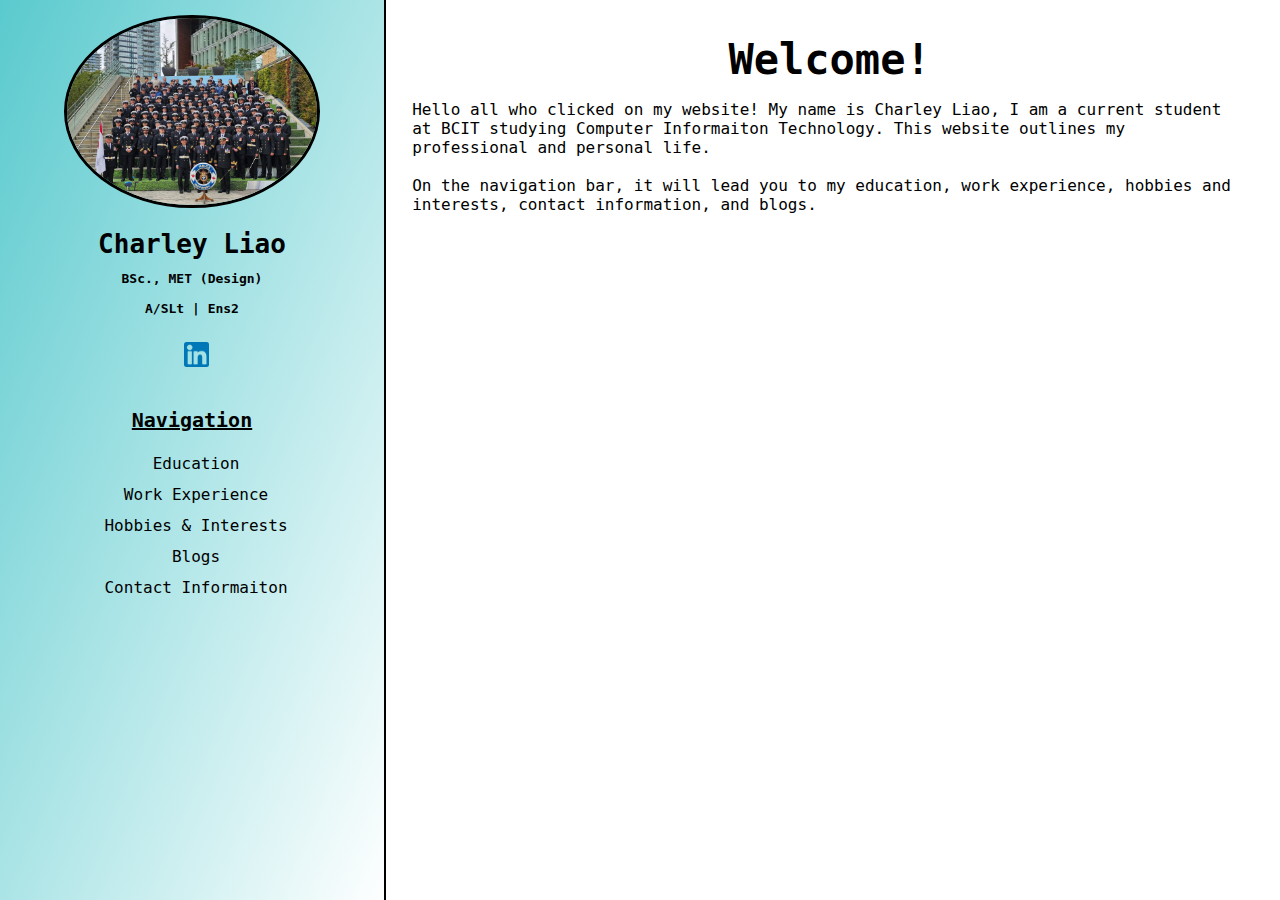
<file: index.html>
<!DOCTYPE html>

<head>
    <meta name="Viewport" content="width=device-width, initial-scale=1">
    <meta name="Charley's professional profile" content="Demonstrates Charley's Professional Profile and Social Media.">
    <title>Profile - Charley Liao</title>
    <link rel="stylesheet"
        href="style_Charley_Liao.css">
</head>

<body>

    <div class="sidenav">
        <img class="profile"
            src="Charley_Liao_imgs/Hobbies_Interests/Freedom_of_City_Surrey_2023.jpg"
            alt="Profile Picture" width=65%>
        <h1 style="font-size:xx-large;">Charley Liao<br>
            <span style="font-size:medium;">BSc., MET (Design)<br>A/SLt | Ens2</span>
        </h1>
        <div>
            <a href="https://www.linkedin.com/in/c24liao/">
                <img src="Charley_Liao_imgs/Linkedin_Logo.jpeg"
                    alt="Linkedin_Logo" width="25px">
            </a>
        </div>
        <br>
        <h2 id="tophead"><u><b>Navigation</b></u></h2>
        <a href="index/education.html">
            <div class="link">Education</div>
        </a>
        <a href="index/work_experience.html">
            <div class="link">Work Experience</div>
        </a>
        <a href="index/hobbies.html">
            <div class="link">Hobbies & Interests</div>
        </a>
        <a href="index/blogs_index.html">
            <div class="link">Blogs</div>
        </a>
        <a href="index/contact.html">
            <div class="link">Contact Informaiton</div>
        </a>
        <br><br>
    </div>


    <div class="main">
        <h2 style="margin-bottom:5px; text-align: center;">Welcome!</h2>
        <p style="font-size:large">
            Hello all who clicked on my website! My name is Charley Liao, I am a current student at BCIT studying
            Computer Informaiton Technology. This website outlines my professional and personal life.<br>
            <br>
            On the navigation bar, it will lead you to my education, work experience, hobbies and interests, contact
            information, and blogs.
        </p>
    </div>

</body>

</html>
</file>
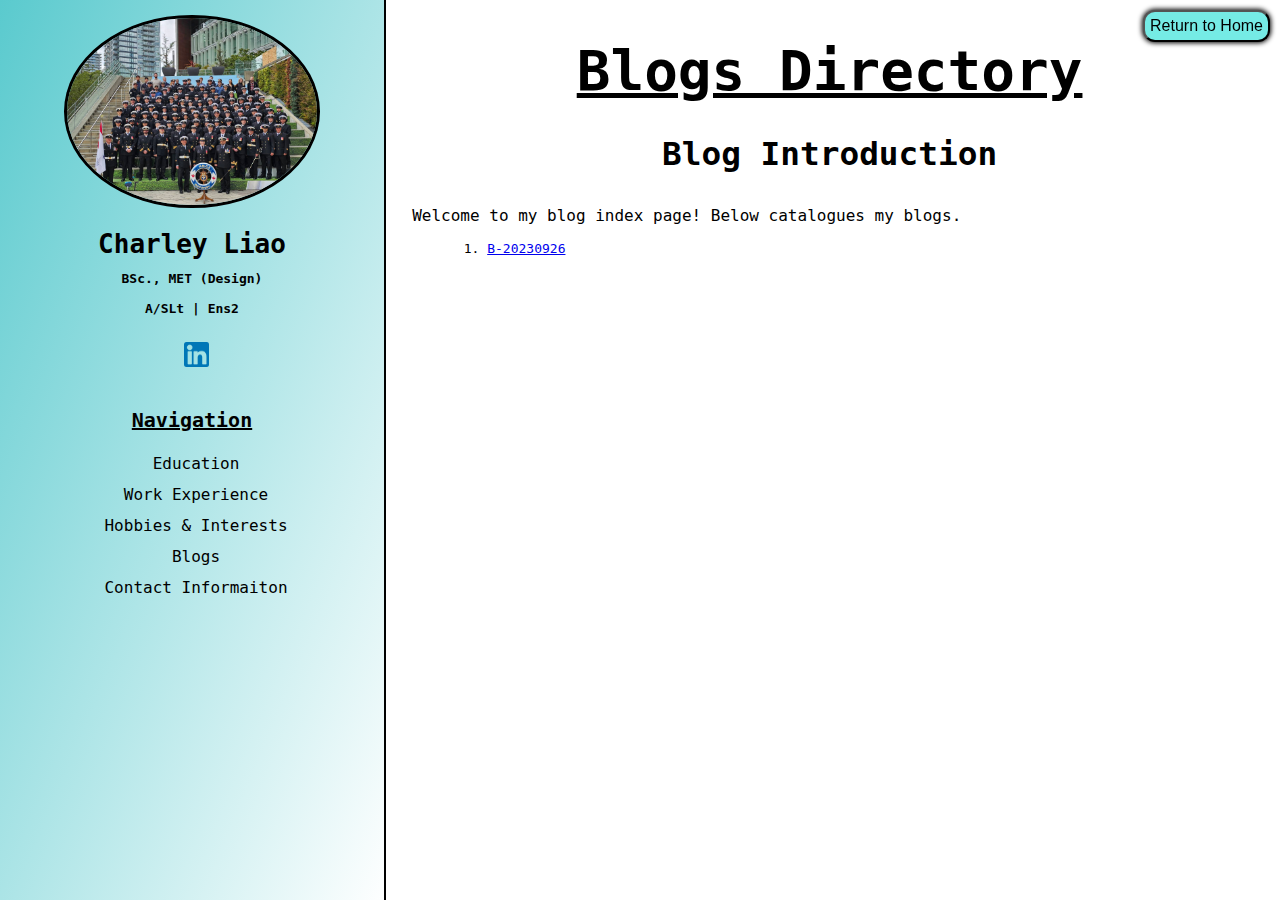
<file: index/blogs_index.html>
<!DOCTYPE html>

<head>
    <meta name="Viewport" content="width=device-width, initial-scale=1">
    <meta name="Charley's professional profile" content="Demonstrates Charley's Professional Profile and Social Media.">
    <title>Profile - Charley Liao</title>
    <link rel="stylesheet"
        href="../style_Charley_Liao.css">
</head>

<body>

    <div class="sidenav">
        <img class="profile"
            src="../Charley_Liao_imgs/Hobbies_Interests/Freedom_of_City_Surrey_2023.jpg"
            alt="Profile Picture" width=65%>
        <h1 style="font-size:xx-large;">Charley Liao<br>
            <span style="font-size:medium;">BSc., MET (Design)<br> A/SLt | Ens2</span>
        </h1>
        <div>
            <a href="https://www.linkedin.com/in/c24liao/">
                <img src="../Charley_Liao_imgs/Linkedin_Logo.jpeg"
                    alt="Linkedin_Logo" width="25px">
            </a>
        </div>
        <br>
        <h2 id="tophead"><u><b>Navigation</b></u></h2>
        <a href="education.html">
            <div class="link">Education</div>
        </a>
        <a href="work_experience.html">
            <div class="link">Work Experience</div>
        </a>
        <a href="hobbies.html">
            <div class="link">Hobbies & Interests</div>
        </a>
        <a href="blogs_index.html">
            <div class="link">Blogs</div>
        </a>
        <a href="contact.html">
            <div class="link">Contact Informaiton</div>
        </a>
        <br>
        <div>
            <a href="../index.html"><button class="button">Return to Home</button><br></a>
        </div>

    </div>
    <div class="main">
        <h1 style="margin-bottom:5px;text-align: center;"><strong><u>Blogs Directory</u></strong></h1>
        <p id="subhead" style="text-align:left;">

        </p>

        <h3 style="text-align: center;">Blog Introduction</h3>

        <p id="subhead" style="text-align:left;">
            Welcome to my blog index page! Below catalogues my blogs.
        </p>

        <ol id="bodyinfo" style="text-align: left;">
            <li><a href="blogs/B-20230926/blog_AniRevo_2023.html">B-20230926</a></li>
        </ol>

    </div>

</body>

</html>
</file>
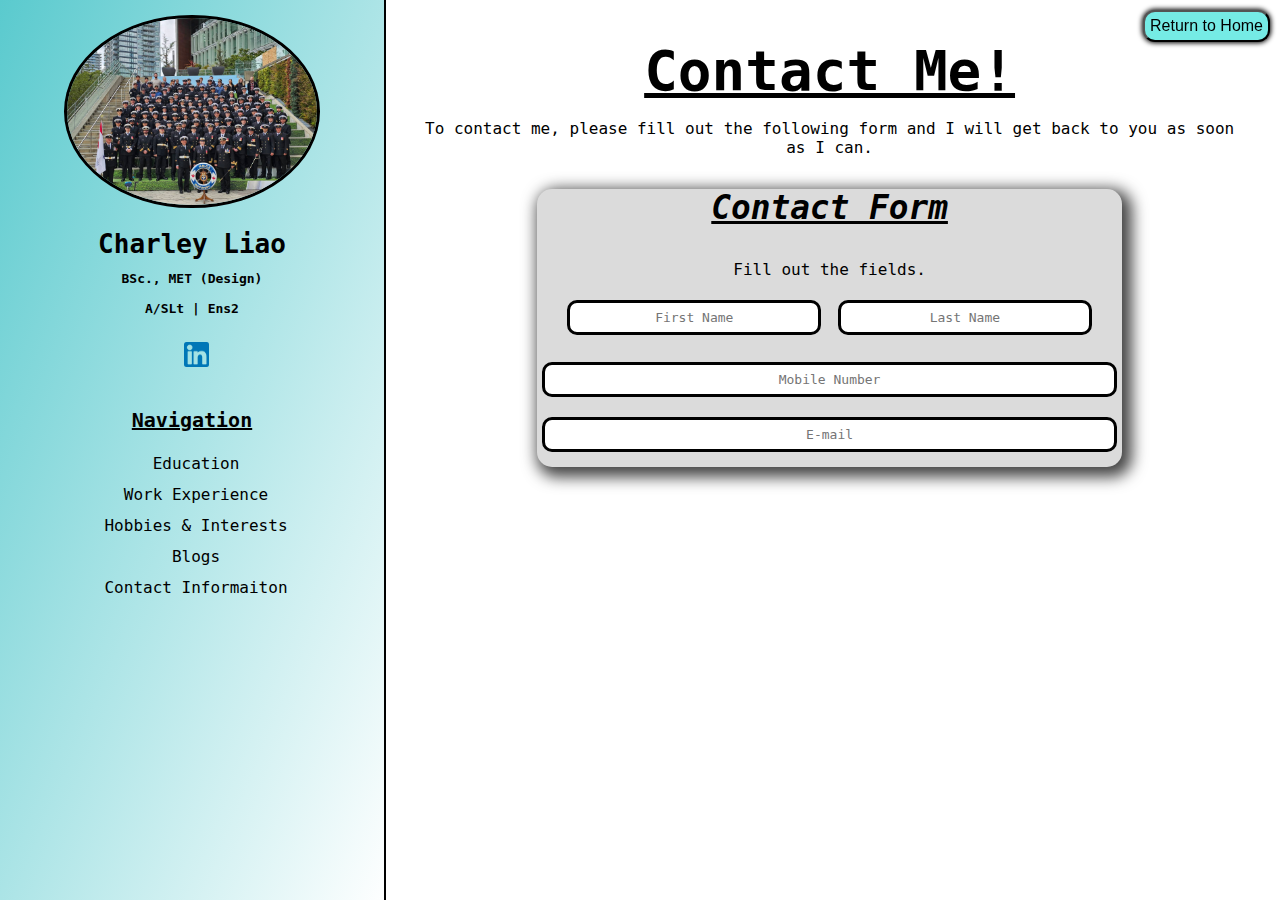
<file: index/contact.html>
<!DOCTYPE html>

<head>
    <meta name="Viewport" content="width=device-width, initial-scale=1">
    <meta name="Charley's professional profile" content="Demonstrates Charley's Professional Profile and Social Media.">
    <title>Profile - Charley Liao</title>
    <link rel="stylesheet"
        href="../style_Charley_Liao.css">
</head>

<body>

    <div class="sidenav">
        <img class="profile"
            src="../Charley_Liao_imgs/Hobbies_Interests/Freedom_of_City_Surrey_2023.jpg"
            alt="Profile Picture" width=65%>
        <h1 style="font-size:xx-large;">Charley Liao<br>
            <span style="font-size:medium;">BSc., MET (Design)<br> A/SLt | Ens2</span>
        </h1>
        <div>
            <a href="https://www.linkedin.com/in/c24liao/">
                <img src="../Charley_Liao_imgs/Linkedin_Logo.jpeg"
                    alt="Linkedin_Logo" width="25px">
            </a>
        </div>
        <br>
        <h2 id="tophead"><u><b>Navigation</b></u></h2>
        <a href="education.html">
            <div class="link">Education</div>
        </a>
        <a href="work_experience.html">
            <div class="link">Work Experience</div>
        </a>
        <a href="hobbies.html">
            <div class="link">Hobbies & Interests</div>
        </a>
        <a href="blogs_index.html">
            <div class="link">Blogs</div>
        </a>
        <a href="contact.html">
            <div class="link">Contact Informaiton</div>
        </a>
        <br>
        <div>
            <a href="../index.html"><button class="button">Return to Home</button><br></a>
        </div>

    </div>
    <div class="main">
        <h1 style="margin-bottom:5px;text-align: center;"><strong><u>Contact Me!</u></strong></h1>
        <p id="subhead" style="text-align:center;">
            To contact me, please fill out the following form and I will get back to you as soon as I can.
        </p>
        <div id="contactform">
            <h3 style="text-align: center;"><u><i>Contact Form</i></u></h3>
            <p style="font-size:large; text-align:center">Fill out the fields.<br></p>
            <form>
                <input type="text" id="firstname" placeholder="First Name" required>
                <input type="text" id="lastname" placeholder="Last Name" required>
                <br>
                <input type="tel" id="mobilenumber" placeholder="Mobile Number" required><br>
                <input type="email" id="email" placeholder="E-mail" required>
            </form>
        </div>



    </div>

</body>

</html>
</file>
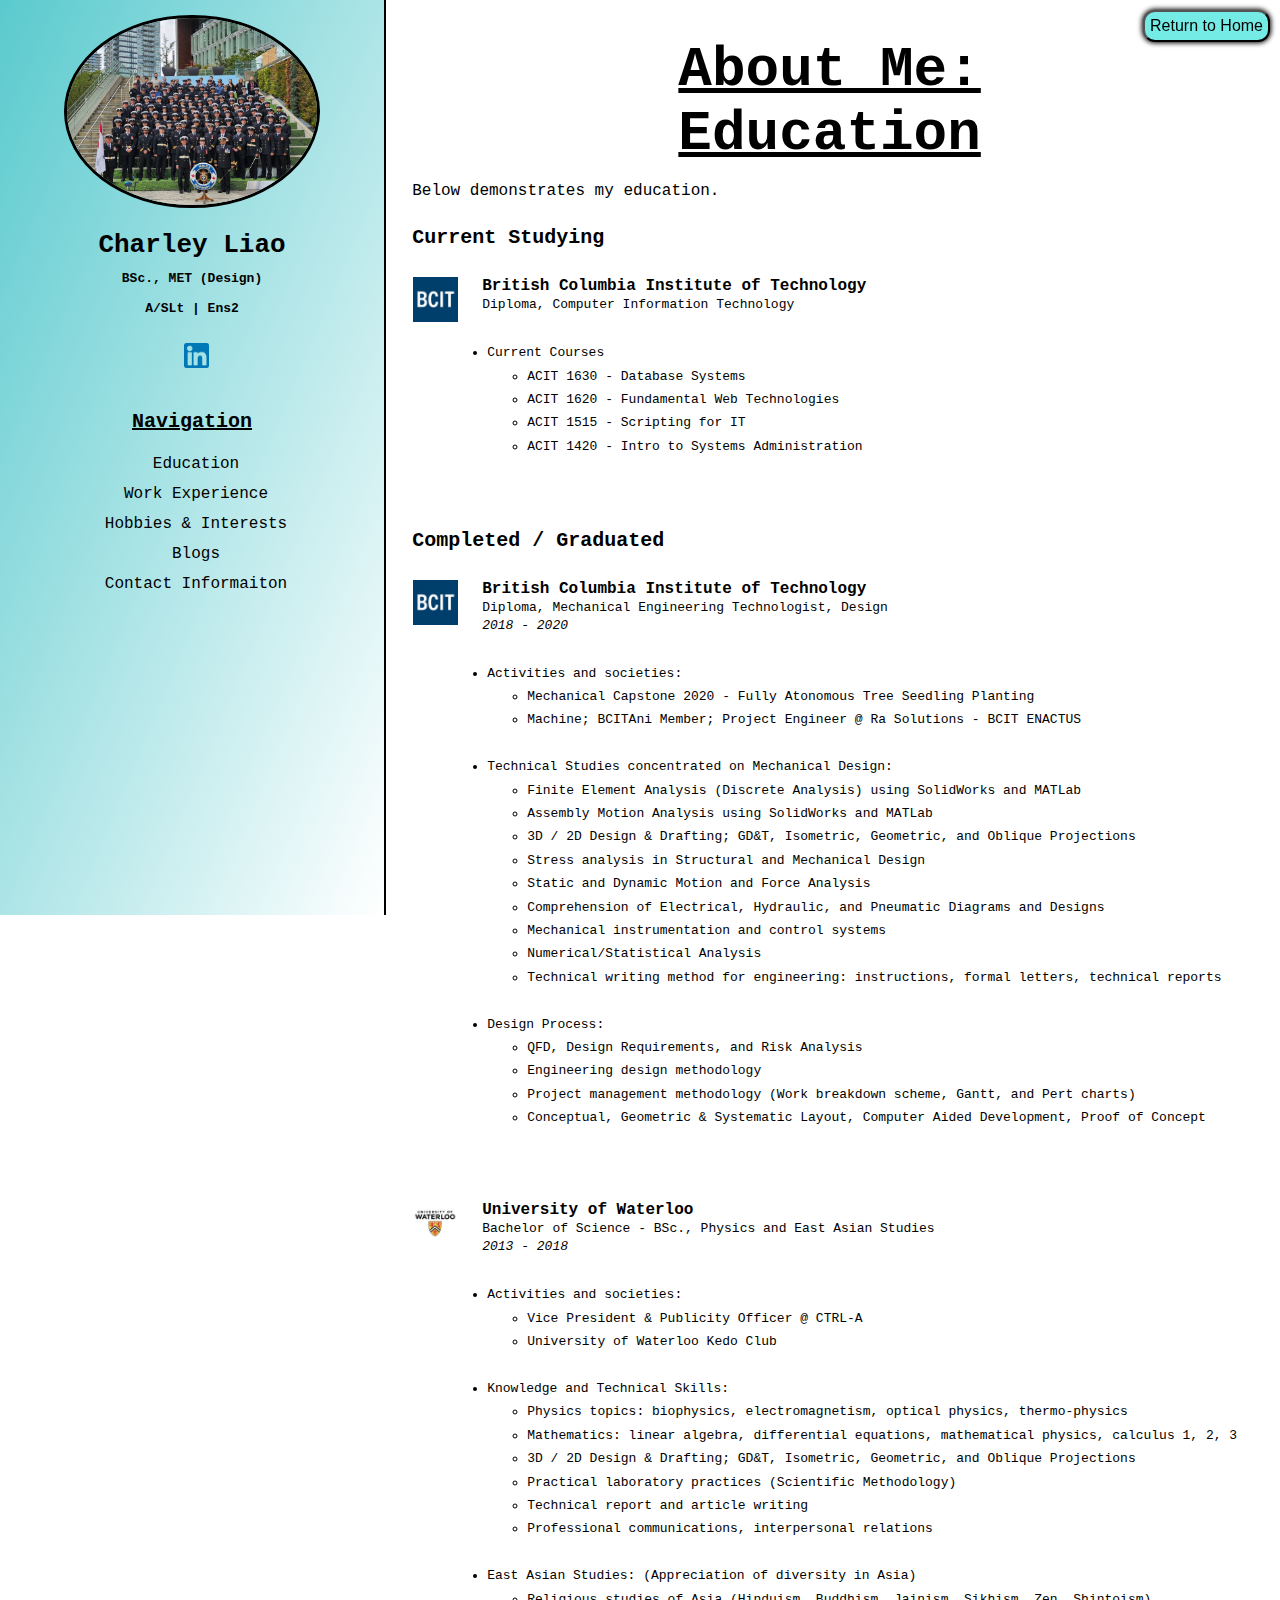
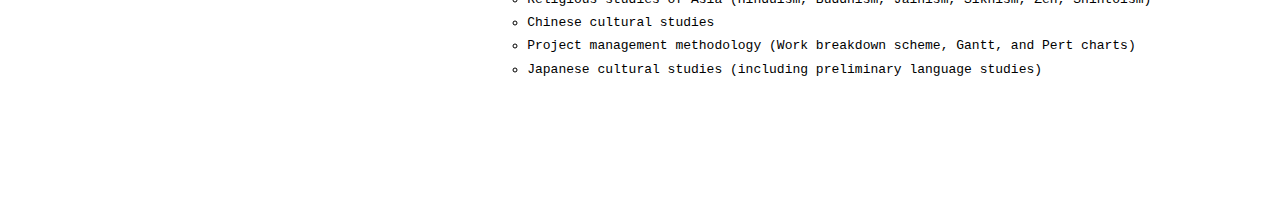
<file: index/education.html>
<!DOCTYPE html>

<head>
    <meta name="Viewport" content="width=device-width, initial-scale=1">
    <meta name="Charley's professional profile" content="Demonstrates Charley's Professional Profile and Social Media.">
    <title>Profile - Charley Liao</title>
    <link rel="stylesheet"
        href="../style_Charley_Liao.css">
</head>

<body>

    <div class="sidenav">
        <img class="profile"
            src="../Charley_Liao_imgs/Hobbies_Interests/Freedom_of_City_Surrey_2023.jpg"
            alt="Profile Picture" width=65%>
        <h1 style="font-size:xx-large;">Charley Liao<br>
            <span style="font-size:medium;">BSc., MET (Design)<br> A/SLt | Ens2</span>
        </h1>
        <div>
            <a href="https://www.linkedin.com/in/c24liao/">
                <img src="../Charley_Liao_imgs/Linkedin_Logo.jpeg"
                    alt="Linkedin_Logo" width="25px">
            </a>
        </div>
        <br>
        <h2 id="tophead"><u><b>Navigation</b></u></h2>
        <a href="education.html">
            <div class="link">Education</div>
        </a>
        <a href="work_experience.html">
            <div class="link">Work Experience</div>
        </a>
        <a href="hobbies.html">
            <div class="link">Hobbies & Interests</div>
        </a>
        <a href="blogs_index.html">
            <div class="link">Blogs</div>
        </a>
        <a href="contact.html">
            <div class="link">Contact Informaiton</div>
        </a>
        <br>
        <div>
            <a href="../index.html"><button
                    class="button">Return to Home</button></a>
        </div>
    </div>
    <div class="main">
        <h1 style="margin-bottom:5px;text-align: center;"><strong><u>About Me:<br>Education</u></strong></h1>
        <p id="subhead" style="text-align:left;">
            Below demonstrates my education.
        </p>

        <h4 id="tophead">Current Studying</h4>

        <p>
        <aside>
            <img src="../Charley_Liao_imgs/BCIT.jpeg"
                alt="BCIT Logo" width="45px" height="45px"><br><br>
        </aside>
        <div id="subsubhead"><b>British Columbia Institute of Technology</b><br>
            <span id="edinfo">Diploma, Computer Information Technology</span>
        </div>
        </p>
        <div id="bodyinfo">
            <ul style="list-style:disc;line-height:1.8;">
                <li>Current Courses</li>
                <ul>
                    <li>ACIT 1630 - Database Systems</li>
                    <li>ACIT 1620 - Fundamental Web Technologies</li>
                    <li>ACIT 1515 - Scripting for IT</li>
                    <li>ACIT 1420 - Intro to Systems Administration</li>
                </ul>
            </ul>
        </div>
        <br>

        <h4 id="tophead">Completed / Graduated</h4>

        <p>
        <aside>
            <img src="../Charley_Liao_imgs/BCIT.jpeg"
                alt="BCIT Logo" width="45px" height="45px"><br>
        </aside>
        <div id="subsubhead"><b>British Columbia Institute of Technology</b><br>
            <span id="edinfo">Diploma, Mechanical Engineering Technologist, Design<br><i>2018 - 2020</i></span>
        </div>
        </p>
        <div id="bodyinfo">
            <ul style="list-style:disc; line-height:1.8;">
                <li>Activities and societies:</li>
                <ul>
                    <li>Mechanical Capstone 2020 - Fully Atonomous Tree Seedling Planting</li>
                    <li>Machine; BCITAni Member; Project Engineer @ Ra Solutions - BCIT ENACTUS</li>
                </ul>
                <br>
                <li>Technical Studies concentrated on Mechanical Design:</li>
                <ul>
                    <li>Finite Element Analysis (Discrete Analysis) using SolidWorks and MATLab</li>
                    <li>Assembly Motion Analysis using SolidWorks and MATLab</li>
                    <li>3D / 2D Design & Drafting; GD&T, Isometric, Geometric, and Oblique Projections</li>
                    <li>Stress analysis in Structural and Mechanical Design</li>
                    <li>Static and Dynamic Motion and Force Analysis</li>
                    <li>Comprehension of Electrical, Hydraulic, and Pneumatic Diagrams and Designs</li>
                    <li>Mechanical instrumentation and control systems</li>
                    <li>Numerical/Statistical Analysis</li>
                    <li>Technical writing method for engineering: instructions, formal letters, technical reports</li>
                </ul>
                <br>
                <li>Design Process:</li>
                <ul>
                    <li>QFD, Design Requirements, and Risk Analysis</li>
                    <li>Engineering design methodology</li>
                    <li>Project management methodology (Work breakdown scheme, Gantt, and Pert charts)</li>
                    <li>Conceptual, Geometric & Systematic Layout, Computer Aided Development, Proof of Concept</li>
                </ul>
            </ul>
        </div>
        <br>
        <p>
        <aside>
            <img src="../Charley_Liao_imgs/University of Waterloo.jpeg"
                alt="UW Logo" width="45px" height="45px">
        </aside>
        <div id="subsubhead"><b>University of Waterloo</b><br>
            <span id="edinfo">Bachelor of Science - BSc., Physics and East Asian Studies<br><i>2013 - 2018</i></span>
        </div>
        </p>
        <div id="bodyinfo">
            <ul style="list-style:disc; line-height:1.8;">
                <li>Activities and societies:</li>
                <ul>
                    <li>Vice President & Publicity Officer @ CTRL-A</li>
                    <li>University of Waterloo Kedo Club</li>
                </ul>
                <br>
                <li>Knowledge and Technical Skills:</li>
                <ul>
                    <li>Physics topics: biophysics, electromagnetism, optical physics, thermo-physics</li>
                    <li>Mathematics: linear algebra, differential equations, mathematical physics, calculus 1, 2, 3</li>
                    <li>3D / 2D Design & Drafting; GD&T, Isometric, Geometric, and Oblique Projections</li>
                    <li>Practical laboratory practices (Scientific Methodology)</li>
                    <li>Technical report and article writing</li>
                    <li>Professional communications, interpersonal relations</li>
                </ul>
                <br>
                <li>East Asian Studies: (Appreciation of diversity in Asia)</li>
                <ul>
                    <li>Religious studies of Asia (Hinduism, Buddhism, Jainism, Sikhism, Zen, Shintoism)</li>
                    <li>Chinese cultural studies</li>
                    <li>Project management methodology (Work breakdown scheme, Gantt, and Pert charts)</li>
                    <li>Japanese cultural studies (including preliminary language studies)</li>
                </ul>
            </ul>
        </div>
        <br><br>
        <p></p>
        <p></p>
    </div>

</body>

</html>
</file>
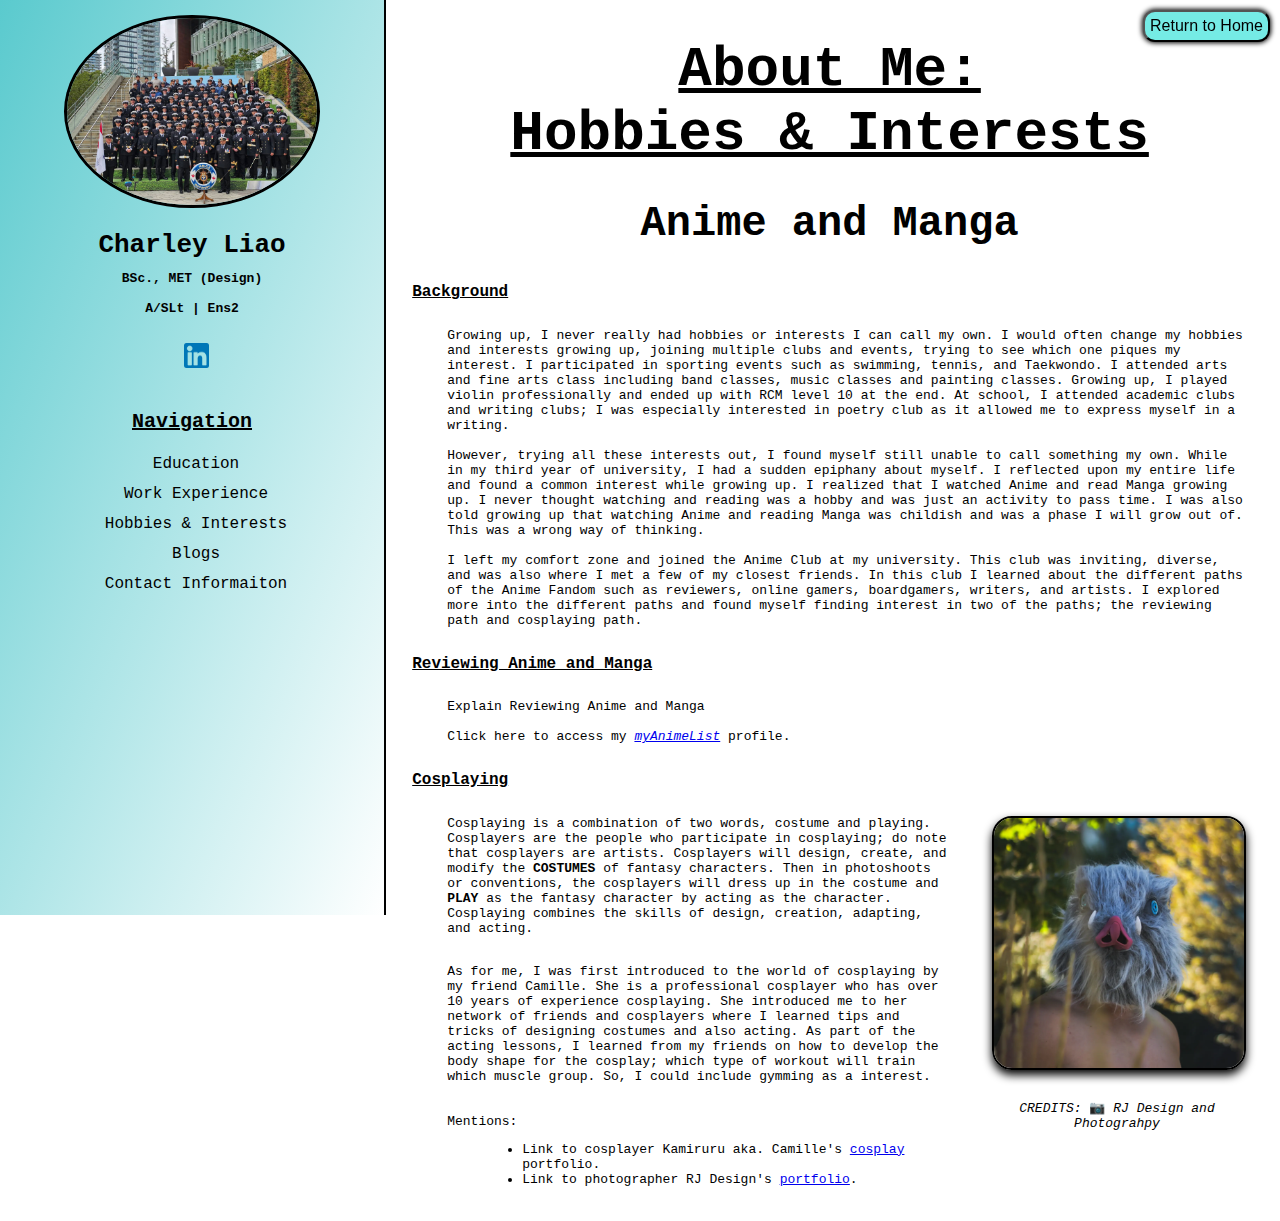
<file: index/hobbies.html>
<!DOCTYPE html>

<head>
    <meta name="Viewport" content="width=device-width, initial-scale=1">
    <meta name="Charley's professional profile" content="Demonstrates Charley's Professional Profile and Social Media.">
    <title>Profile - Charley Liao</title>
    <link rel="stylesheet"
        href="../style_Charley_Liao.css">
</head>

<body>

    <div class="sidenav">
        <img class="profile"
            src="../Charley_Liao_imgs/Hobbies_Interests/Freedom_of_City_Surrey_2023.jpg"
            alt="Profile Picture" width=65%>
        <h1 style="font-size:xx-large;">Charley Liao<br>
            <span style="font-size:medium;">BSc., MET (Design)<br> A/SLt | Ens2</span>
        </h1>
        <div>
            <a href="https://www.linkedin.com/in/c24liao/">
                <img src="../Charley_Liao_imgs/Linkedin_Logo.jpeg"
                    alt="Linkedin_Logo" width="25px">
            </a>
        </div>
        <br>
        <h2 id="tophead"><u><b>Navigation</b></u></h2>
        <a href="education.html">
            <div class="link">Education</div>
        </a>
        <a href="work_experience.html">
            <div class="link">Work Experience</div>
        </a>
        <a href="hobbies.html">
            <div class="link">Hobbies & Interests</div>
        </a>
        <a href="blogs_index.html">
            <div class="link">Blogs</div>
        </a>
        <a href="contact.html">
            <div class="link">Contact Informaiton</div>
        </a>
        <br>
        <div>
            <a href="../index.html"><button
                    class="button">Return to Home</button></a>
        </div>
    </div>
    <div class="main">
        <h1 style="margin-bottom:5px;text-align: center;"><strong><u>About Me:<br>Hobbies & Interests</u></strong></h1>
        <p id="subhead" style="text-align:left;">

        </p>

        <h2 style="text-align: center;">Anime and Manga</h2>

        <h5 id="subhead"><u>Background</u></h5>

        <p id="bodyinfo" style="text-align:left;">
            Growing up, I never really had hobbies or interests I can call my own. I would often change my hobbies and
            interests growing up, joining multiple clubs and events, trying to see which one piques my interest. I
            participated in sporting events such as swimming, tennis, and Taekwondo. I attended arts and fine arts class
            including band classes, music classes and painting classes. Growing up, I played violin professionally and
            ended up with RCM level 10 at the end. At school, I attended academic clubs and writing clubs; I was
            especially interested in poetry club as it allowed me to express myself in a writing. <br>
            <br>
            However, trying all these interests out, I found myself still unable to call something my own. While in my
            third year of university, I had a sudden epiphany about myself. I reflected upon my entire life and found a
            common interest while growing up. I realized that I watched Anime and read Manga growing up. I never thought
            watching and reading was a hobby and was just an activity to pass time. I was also told growing up that
            watching Anime and reading Manga was childish and was a phase I will grow out of. This was a wrong way of
            thinking. <br>
            <br>
            I left my comfort zone and joined the Anime Club at my university. This club was inviting, diverse, and was
            also where I met a few of my closest friends. In this club I learned about the different paths of the Anime
            Fandom such as reviewers, online gamers, boardgamers, writers, and artists. I explored more into the
            different paths and found myself finding interest in two of the paths; the reviewing path and cosplaying
            path.
        </p>

        <h5 id="subhead"><u>Reviewing Anime and Manga</u></h5>
        <p id="bodyinfo" style="text-align: left;">
            Explain Reviewing Anime and Manga<br>
            <br>

            Click here to access my <a href="https://myanimelist.net/profile/KnifeXLight"><i>myAnimeList</i></a>
            profile.
        </p>

        <h5 id="subhead"><u>Cosplaying</u></h5>

        <aside class="as2">
            <img class="cos"
                src="../Charley_Liao_imgs/Hobbies_Interests/Cosplay_1_Inosuke_HS.jpg"
                alt="Inosuke - Head Shot picture" width="250px"><br><br>
            <div style="text-align: center; margin-bottom:15px;">
                <i>CREDITS: </i>📷 <i>RJ Design and Photograhpy</i>
            </div>
        </aside>
        
        <p id="bodyinfo" style="text-align: left;">
            Cosplaying is a combination of two words, costume and playing. Cosplayers are the people who participate in
            cosplaying; do note that cosplayers are artists. Cosplayers will design, create, and modify the
            <b>COSTUMES</b> of fantasy characters. Then in photoshoots or conventions, the cosplayers will dress up in
            the costume and <b>PLAY</b> as the fantasy character by acting as the character. Cosplaying combines the
            skills of design, creation, adapting, and acting.<br>
            <br>
        </p>

        <p id="bodyinfo" style="text-align: left;">
            As for me, I was first introduced to the world of cosplaying by my friend Camille. She is a professional
            cosplayer who has over 10 years of experience cosplaying. She introduced me to her network of friends and
            cosplayers where I learned tips and tricks of designing costumes and also acting. As part of the acting
            lessons, I learned from my friends on how to develop the body shape for the cosplay; which type of workout
            will train which muscle group. So, I could include gymming as a interest.<br>
            <br>
            <br>
            Mentions:
        <div id="bodyinfo">
            <ul id="bodyinfo">
                <li>Link to cosplayer Kamiruru aka. Camille's <a
                        href="https://www.instagram.com/kamiiruru/?hl=en">cosplay</a> portfolio.</li>
                <li>Link to photographer RJ Design's <a
                        href="https://www.instagram.com/rjdesignphotography/">portfolio</a>.</li>
            </ul>
        </div>
        </p>

    </div>

</body>

</html>
</file>
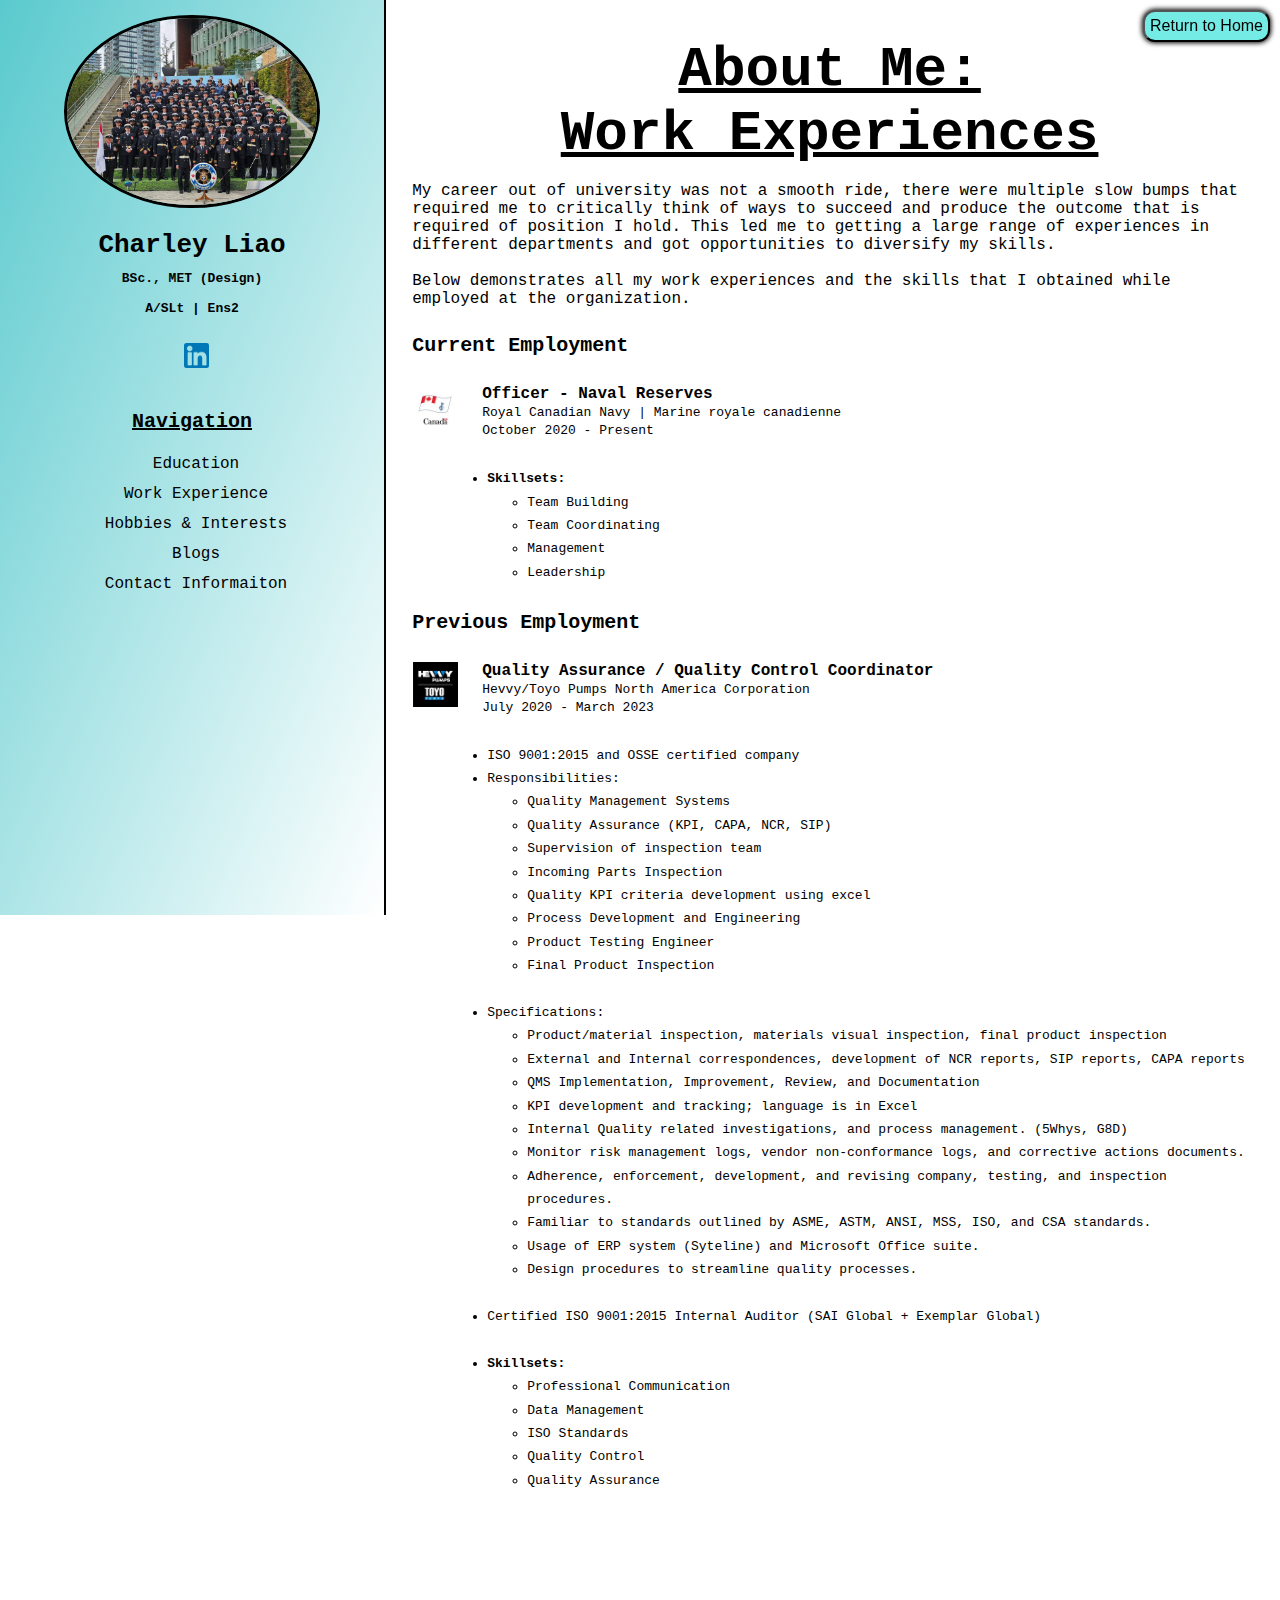
<file: index/work_experience.html>
<!DOCTYPE html>

<head>
    <meta name="Viewport" content="width=device-width, initial-scale=1">
    <meta name="Charley's professional profile" content="Demonstrates Charley's Professional Profile and Social Media.">
    <title>Profile - Charley Liao</title>
    <link rel="stylesheet"
        href="../style_Charley_Liao.css">
</head>

<body>

    <div class="sidenav">
        <img class="profile"
            src="../Charley_Liao_imgs/Hobbies_Interests/Freedom_of_City_Surrey_2023.jpg"
            alt="Profile Picture" width=65%>
        <h1 style="font-size:xx-large;">Charley Liao<br>
            <span style="font-size:medium;">BSc., MET (Design)<br> A/SLt | Ens2</span>
        </h1>
        <div>
            <a href="https://www.linkedin.com/in/c24liao/">
                <img src="../Charley_Liao_imgs/Linkedin_Logo.jpeg"
                    alt="Linkedin_Logo" width="25px">
            </a>
        </div>
        <br>
        <h2 id="tophead"><u><b>Navigation</b></u></h2>
        <a href="education.html">
            <div class="link">Education</div>
        </a>
        <a href="work_experience.html">
            <div class="link">Work Experience</div>
        </a>
        <a href="hobbies.html">
            <div class="link">Hobbies & Interests</div>
        </a>
        <a href="blogs_index.html">
            <div class="link">Blogs</div>
        </a>
        <a href="contact.html">
            <div class="link">Contact Informaiton</div>
        </a>
        <br>
        <div>
            <a href="../index.html"><button
                    class="button">Return to Home</button></a>
        </div>
    </div>
    <div class="main">
        <h1 style="margin-bottom:5px;text-align: center;"><strong><u>About Me:<br>Work Experiences</u></strong></h1>
        <p id="subhead" style="text-align:left;">
            My career out of university was not a smooth ride, there were multiple slow bumps that required me to
            critically think of ways to succeed and produce the outcome that is required of position I hold. This led me
            to getting a large range of experiences in different departments and got opportunities to diversify my
            skills.
            <br><br>
            Below demonstrates all my work experiences and the skills that I obtained while employed at the
            organization.
        </p>

        <h4 id="tophead">Current Employment</h4>

        <p>
        <aside>
            <img src="../Charley_Liao_imgs/RCN.jpeg"
                alt="RCN Logo" width="45px" height="45px"><br><br>
        </aside>
        <div id="subsubhead"><b>Officer - Naval Reserves</b><br>
            <span id="edinfo">Royal Canadian Navy | Marine royale canadienne<br>October 2020 - Present</span>
        </div>
        </p>
        <div id="bodyinfo">
            <ul style="list-style:disc;line-height:1.8;">
                <li><b>Skillsets:</b></li>
                <ul>
                    <li>Team Building</li>
                    <li>Team Coordinating</li>
                    <li>Management</li>
                    <li>Leadership</li>
                </ul>
            </ul>
        </div>
        <h4 id="tophead">Previous Employment</h4>

        <p>
        <aside>
            <img src="../Charley_Liao_imgs/HEVVY.jpeg"
                alt="HEVVY Logo" width="45px" height="45px"><br><br>
        </aside>
        <div id="subsubhead"><b>Quality Assurance / Quality Control Coordinator</b><br>
            <span id="edinfo">Hevvy/Toyo Pumps North America Corporation<br>July 2020 - March 2023</span>
        </div>
        </p>
        <div id="bodyinfo">
            <ul style="list-style:disc;line-height:1.8;">


                <li>ISO 9001:2015 and OSSE certified company</li>
                <li>Responsibilities:</li>
                <ul>
                    <li>Quality Management Systems</li>
                    <li>Quality Assurance (KPI, CAPA, NCR, SIP)</li>
                    <li>Supervision of inspection team</li>
                    <li>Incoming Parts Inspection</li>
                    <li>Quality KPI criteria development using excel</li>
                    <li>Process Development and Engineering</li>
                    <li>Product Testing Engineer</li>
                    <li>Final Product Inspection</li>
                </ul><br>
                <li>Specifications:</li>
                <ul>
                    <li>Product/material inspection, materials visual inspection, final product inspection</li>
                    <li>External and Internal correspondences, development of NCR reports, SIP reports, CAPA reports
                    </li>
                    <li>QMS Implementation, Improvement, Review, and Documentation</li>
                    <li>KPI development and tracking; language is in Excel</li>
                    <li>Internal Quality related investigations, and process management. (5Whys, G8D)</li>
                    <li>Monitor risk management logs, vendor non-conformance logs, and corrective actions documents.
                    </li>
                    <li>Adherence, enforcement, development, and revising company, testing, and inspection
                        procedures.</li>
                    <li>Familiar to standards outlined by ASME, ASTM, ANSI, MSS, ISO, and CSA standards.</li>
                    <li>Usage of ERP system (Syteline) and Microsoft Office suite.</li>
                    <li>Design procedures to streamline quality processes.</li>
                </ul><br>
                <li>Certified ISO 9001:2015 Internal Auditor (SAI Global + Exemplar Global)</li>
                <br>
                <li><b>Skillsets:</b></li>
                <ul>
                    <li>Professional Communication</li>
                    <li>Data Management</li>
                    <li>ISO Standards</li>
                    <li>Quality Control</li>
                    <li>Quality Assurance</li>
                </ul>

            </ul>
            </ul>
        </div>
        <br>


        <p></p>
        <p></p>
    </div>

</body>

</html>
</file>
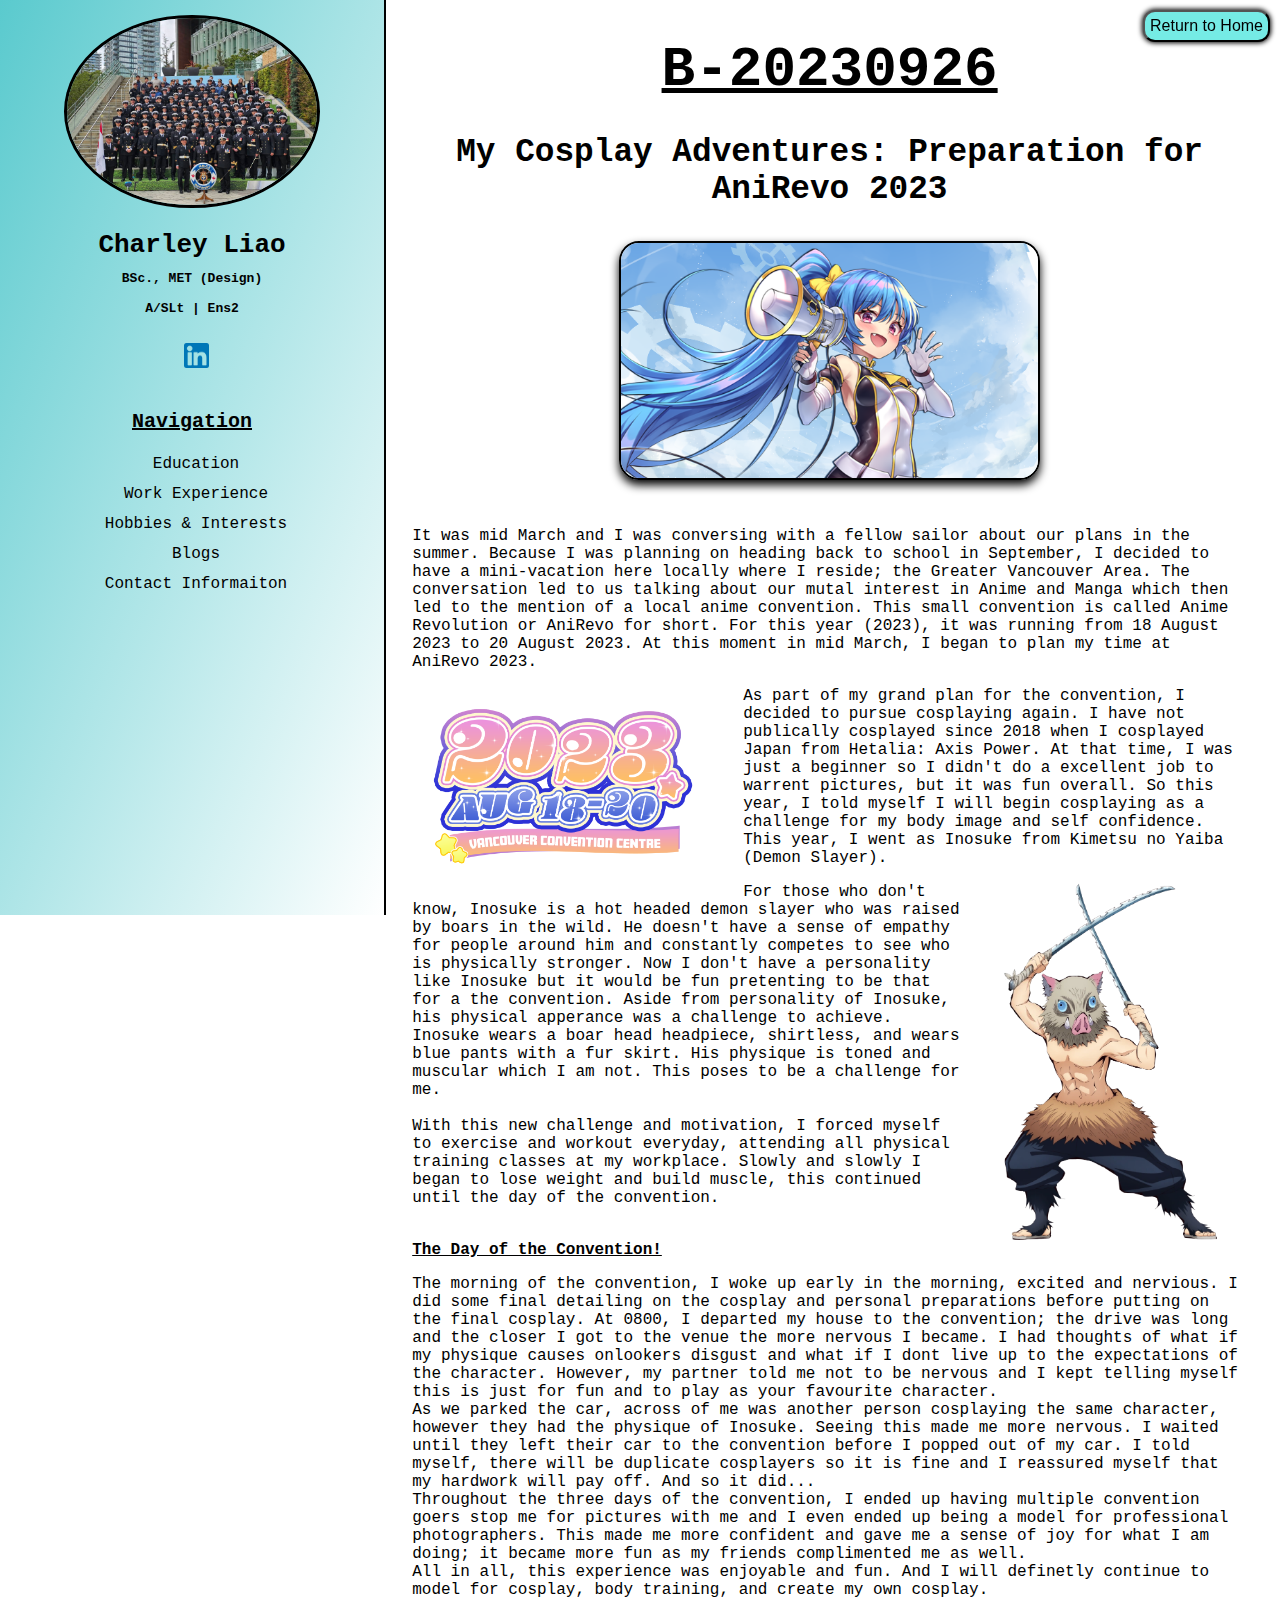
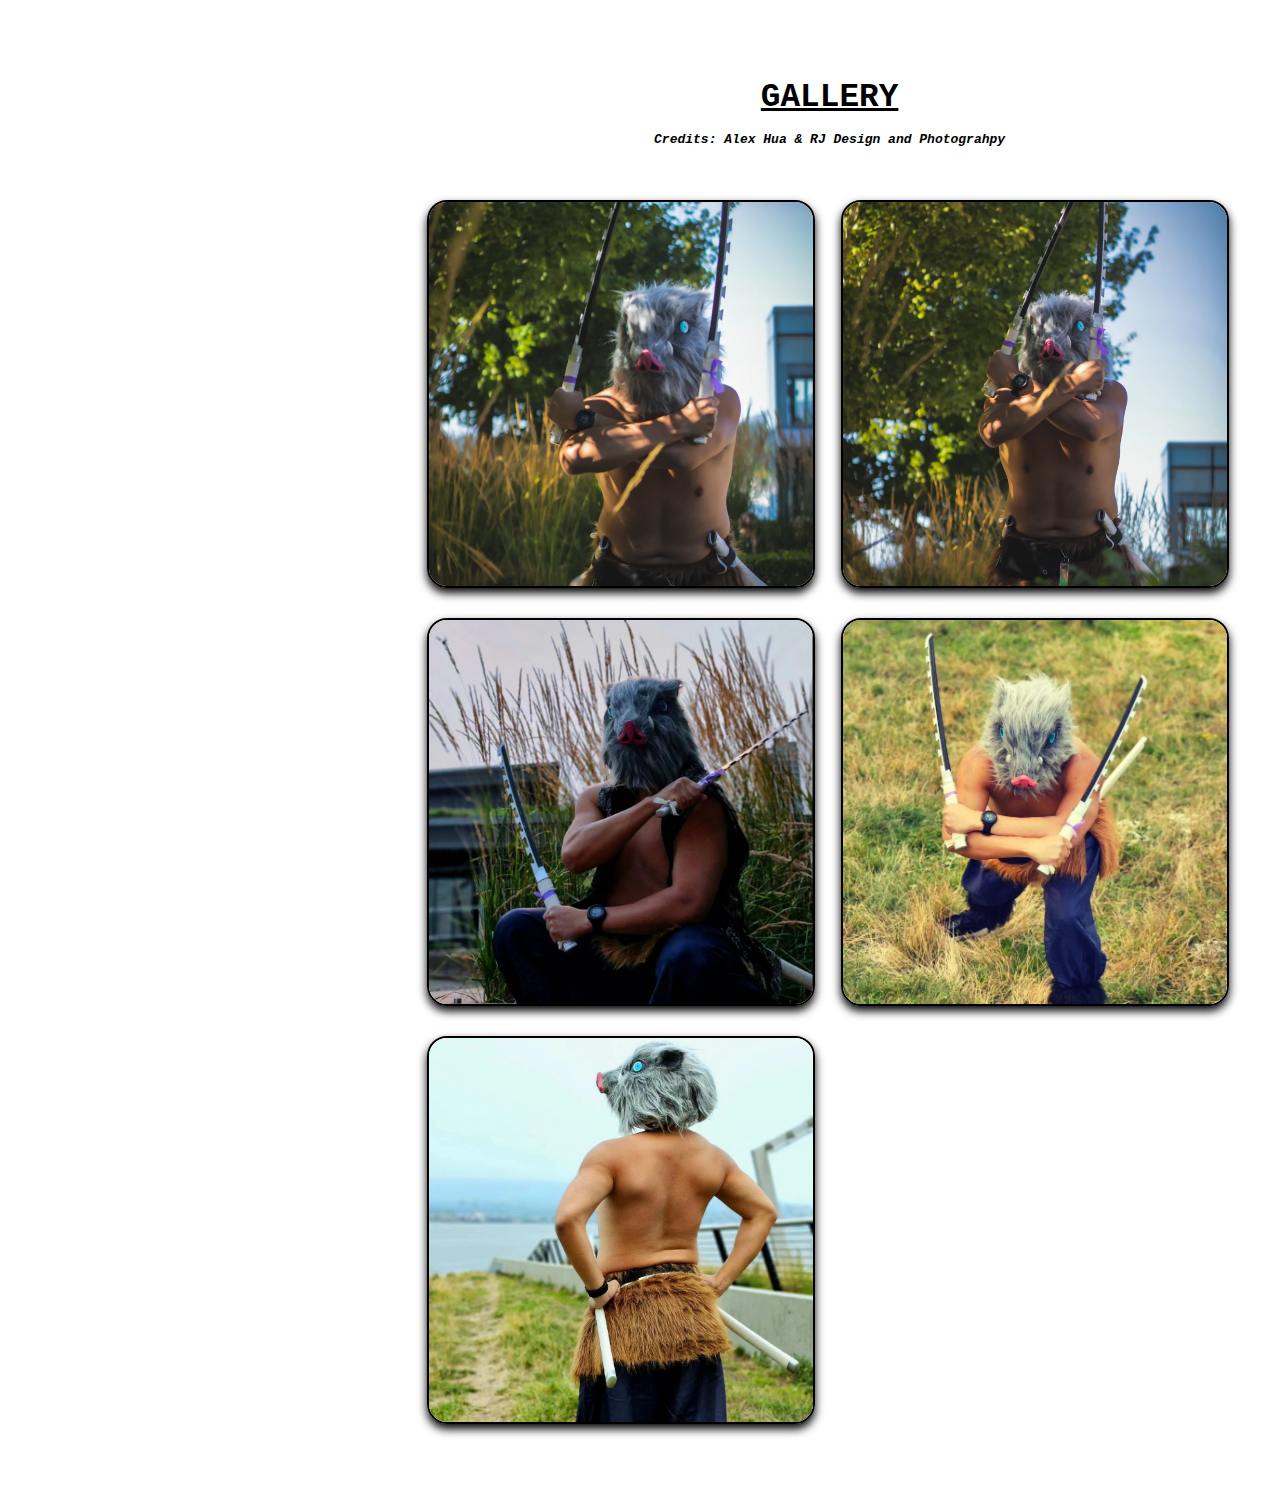
<file: index/blogs/B-20230926/blog_AniRevo_2023.html>
<!DOCTYPE html>

<head>
    <meta name="Viewport" content="width=device-width, initial-scale=1">
    <meta name="Charley's professional profile" content="Demonstrates Charley's Professional Profile and Social Media.">
    <title>Profile - Charley Liao</title>
    <link rel="stylesheet"
        href="../../../style_Charley_Liao.css">
</head>

<body>

    <div class="sidenav">
        <img class="profile"
            src="../../../Charley_Liao_imgs/Hobbies_Interests/Freedom_of_City_Surrey_2023.jpg"
            alt="Profile Picture" width=65%>
        <h1 style="font-size:xx-large;">Charley Liao<br>
            <span style="font-size:medium;">BSc., MET (Design)<br> A/SLt | Ens2</span>
        </h1>
        <div>
            <a href="https://www.linkedin.com/in/c24liao/">
                <img src="../../../Charley_Liao_imgs/Linkedin_Logo.jpeg"
                    alt="Linkedin_Logo" width="25px">
            </a>
        </div>
        <br>
        <h2 id="tophead"><u><b>Navigation</b></u></h2>
        <a href="../../education.html">
            <div class="link">Education</div>
        </a>
        <a href="../../work_experience.html">
            <div class="link">Work Experience</div>
        </a>
        <a href="../../hobbies.html">
            <div class="link">Hobbies & Interests</div>
        </a>
        <a href="../../blogs_index.html">
            <div class="link">Blogs</div>
        </a>
        <a href="../../contact.html">
            <div class="link">Contact Informaiton</div>
        </a>
        <br>
        <div>
            <a href="../../../index.html"><button class="button">Return to Home</button><br></a>
        </div>

    </div>
    <div class="main">
        <h1 style="margin-bottom:5px;text-align: center;"><strong><u>B-20230926</u></strong></h1>

        <h3 style="text-align: center;">My Cosplay Adventures: Preparation for AniRevo 2023</h3>

        <img src="Anime-Revolution_Mascot.jpeg"
            alt="AniRevo Mascot" width="500px" class="center cos"><br>

        <p style="font-size:large; text-align:left;">
            It was mid March and I was conversing with a fellow sailor about our plans in the summer. Because I was
            planning on heading back to school in September, I decided to have a mini-vacation here locally where I
            reside; the Greater Vancouver Area. The conversation led to us talking about our mutal interest in Anime and
            Manga which then led to the mention of a local anime convention. This small convention is called Anime
            Revolution or AniRevo for short. For this year (2023), it was running from 18 August 2023 to 20 August 2023.
            At this moment in mid March, I began to plan my time at AniRevo 2023. <br>
        </p>
        <aside style="padding-right:3%">
            <img src="Anirevo_logo_2023.png"
                alt="AniRevo 2023 Logo" width="300px">
        </aside>
        <p style="font-size:large;text-align: left;">
            As part of my grand plan for the convention, I decided to pursue cosplaying again. I have not publically
            cosplayed since 2018 when I cosplayed Japan from Hetalia: Axis Power. At that time, I was just a beginner so
            I didn't do a excellent job to warrent pictures, but it was fun overall. So this year, I told myself I will
            begin cosplaying as a challenge for my body image and self confidence. This year, I went as Inosuke from
            Kimetsu no Yaiba (Demon Slayer).<br>
        </p>
        <aside style="padding-right:3%;float:right">
            <img src="Inosuke_Profile.jpeg"
                alt="Inosuke" width="250px">
        </aside>
        <p style="font-size:large;text-align:left;">
            For those who don't know, Inosuke is a hot headed demon slayer who was raised by boars in the wild. He
            doesn't have a sense of empathy for people around him and constantly competes to see who is physically
            stronger. Now I don't have a personality like Inosuke but it would be fun pretenting to be that for a the
            convention. Aside from personality of Inosuke, his physical apperance was a challenge to achieve. Inosuke
            wears a boar head headpiece, shirtless, and wears blue pants with a fur skirt. His physique is toned and
            muscular which I am not. This poses to be a challenge for me.<br>
            <br>
            With this new challenge and motivation, I forced myself to exercise and workout everyday, attending all
            physical training classes at my workplace. Slowly and slowly I began to lose weight and build muscle, this
            continued until the day of the convention. <br>
            <br>
        </p>
        <p id="subhead" style="text-align:left"><b><u>The Day of the Convention!</u></b></p>
        <p style="font-size:large;text-align:left;">
            The morning of the convention, I woke up early in the morning, excited and nervious. I did some final
            detailing on the cosplay and personal preparations before putting on the final cosplay. At 0800, I departed
            my house to the convention; the drive was long and the closer I got to the venue the more nervous I became.
            I had thoughts of what if my physique causes onlookers disgust and what if I dont live up to the
            expectations of the character. However, my partner told me not to be nervous and I kept telling myself this
            is just for fun and to play as your favourite character.
            <br>
            As we parked the car, across of me was another person cosplaying the same character, however they had the
            physique of Inosuke. Seeing this made me more nervous. I waited until they left their car to the convention
            before I popped out of my car. I told myself, there will be duplicate cosplayers so it is fine and I
            reassured myself that my hardwork will pay off. And so it did...
            <br>
            Throughout the three days of the convention, I ended up having multiple convention goers stop me for
            pictures with me and I even ended up being a model for professional photographers. This made me more
            confident and gave me a sense of joy for what I am doing; it became more fun as my friends complimented me
            as well.
            <br>
            All in all, this experience was enjoyable and fun. And I will definetly continue to model for cosplay, body
            training, and create my own cosplay.
        </p>
        <br>
        <h3 style="text-align: center;"><b><u>GALLERY</u></b><br><span id="edinfo"><i>Credits: Alex Hua & RJ Design and Photograhpy</i></span></h3>
        <div class="gallery">
            <img class="cos" src="Cosplay_2_Inosuke_Upright.jpeg" alt="Inosuke_Upright">
        </div>
        <div class="gallery">
            <img class="cos" src="Cosplay_3_Inosuke_Bottom.jpeg" alt="Inosuke_Bottom_View">
        </div>
        <div class="gallery">
            <img class="cos" src="Cosplay_4_Inosuke_Squat.png" alt="Inosuke_Squat">
        </div>
        <div class="gallery">
            <img class="cos" src="Cosplay_5_Inosuke_Hmmp.png" alt="Inosuke_Hmmp">
        </div>
        <div class="gallery">
            <img class="cos" src="Cosplay_6_Inosuke_Ha.png" alt="Inosuke_Ha">
        </div>

    </div>

    </div>

</body>

</html>
</file>
<file: style_Charley_Liao.css>
body {
    font-family: monospace;
}

.sidenav {
    height: 100%;
    width: 30%;
    position: fixed;
    z-index: 1;
    top: 0;
    left: 0;
    background-image: linear-gradient(to bottom right, rgb(90, 202, 206), rgb(255, 255, 255));
    overflow-x: hidden;
    padding-top: 15px;
    text-align: center;
    border-right: 2px solid black;
}

.sidenav a {
    padding: 6px 8px 6px 16px;
    text-decoration: none;
    color: black;
    display: block;
}

.sidenav a:hover {
    font-weight: bold;
    color: #b33232;
}

.link {
    font-size: large;
}

.main {
    margin-left: 30%;
    font-size: 28px;
    padding: 0px 25px;
}

.main a:hover {
    font-weight: bold;
    color: #b33232;
}

.profile {
    border-radius: 70%;
    border: 3px solid black;

}

.button {
    position: fixed;
    top: 0;
    right: 0;
    background-color: rgb(117, 235, 229);
    color: black;
    padding: 5px;
    text-align: center;
    display: inline-block;
    font-size: 16px;
    margin: 10px 10px;
    cursor: pointer;
    border-radius: 12px;
    box-shadow: 0px 0px 5px 1px black;
}

.button:hover {
    background-color: rgb(80, 204, 253);
}

aside {
    margin-left: 1px;
    margin-right: 5px;
    float: left;
}

aside>p {
    margin: 1rem;
}

.as2 {
    width: 250px;
    padding-left: 0%;
    margin-left: 5%;
    float: right;
    font-size: medium;

}

.as2>p {
    margin: 0.5rem;
}

div.gallery{
    margin: 15px;
    float: left;
    justify-content: center;
    width: 30vw;
}

.cos {
    border: 2px solid black;
    border-radius: 20px;
    box-shadow: 0px 5px 10px 0px black;
    display:block;
    margin:auto;
    width:100%;
}

.center {
    display: block;
    margin-left: auto;
    margin-right: auto;
    width: 50%;
}

input {
    border: 3px solid black;
    padding: 7px;
    border-radius: 10px;
    text-align:center;
    font-size:medium;
    font-family:monospace;
}
input[type=text]{
    width: calc(100% - 44px);
    margin: 5px 0 22px 0;
}
input[type=tel],input[type=email]{
    margin: 5px 0 15px 0;
    width: calc(100% - 30px)
}



@media screen and (min-width: 670px){
    input[type=text]{
        width:40%
    }
}

@media screen and (max-width: 600px){
    .cos{
        width:90%;
    }
}
@media screen and (max-height: 600px){
    .sidenav {
        padding-top: 15px;
    }

    .sidenav a {
        font-size: 18px;
    }

    h1 {
        font-size: 55px;
    }
}


/*Fonts*/

#tophead {
    font-size: x-large;
}

#subhead {
    font-size: large;
}

#subsubhead {
    font-size: large;
    padding-left: 70px;
}

#edinfo {
    font-size: medium
}

#bodyinfo {
    font-size: medium;
    margin-left: 35px;
}

#contactform {
    text-align:center;
    background-color:rgb(219, 219, 219);
    box-shadow: 5px 5px 15px 5px rgb(68, 68, 68);
    border-radius:15px;
    width:70%;
    margin: 0 auto;
}
</file>
